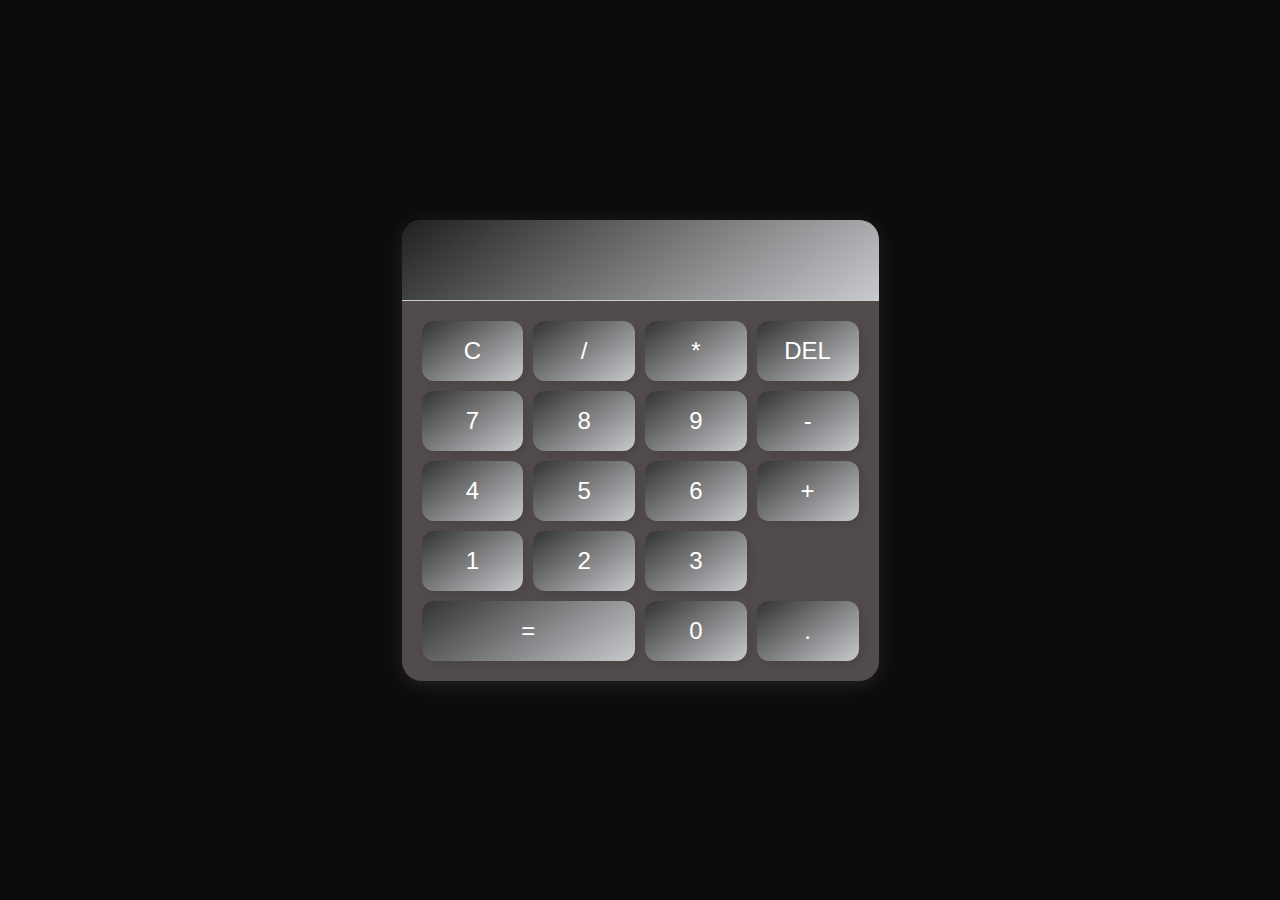
<file: task 3/index.html>
<!DOCTYPE html>
<html lang="en">
<head>
    <meta charset="UTF-8">
    <meta name="viewport" content="width=device-width, initial-scale=1.0">
    <title>Modern Calculator</title>
    <link rel="stylesheet" href="style.css">
</head>
<body>
    <div class="calculator">
        <div class="display">
            <input type="text" id="display" disabled>
        </div>
        <div class="buttons">
            <button class="button clear" onclick="clearDisplay()">C</button>
            <button class="button" onclick="appendToDisplay('/')">/</button>
            <button class="button" onclick="appendToDisplay('*')">*</button>
            <button class="button" onclick="deleteLast()">DEL</button>

            <button class="button" onclick="appendToDisplay('7')">7</button>
            <button class="button" onclick="appendToDisplay('8')">8</button>
            <button class="button" onclick="appendToDisplay('9')">9</button>
            <button class="button" onclick="appendToDisplay('-')">-</button>

            <button class="button" onclick="appendToDisplay('4')">4</button>
            <button class="button" onclick="appendToDisplay('5')">5</button>
            <button class="button" onclick="appendToDisplay('6')">6</button>
            <button class="button" onclick="appendToDisplay('+')">+</button>

            <button class="button" onclick="appendToDisplay('1')">1</button>
            <button class="button" onclick="appendToDisplay('2')">2</button>
            <button class="button" onclick="appendToDisplay('3')">3</button>
            <button class="button equal" onclick="calculateResult()">=</button>

            <button class="button zero" onclick="appendToDisplay('0')">0</button>
            <button class="button" onclick="appendToDisplay('.')">.</button>
        </div>
    </div>
    <script src="script.js"></script>
</body>
</html>
</file>
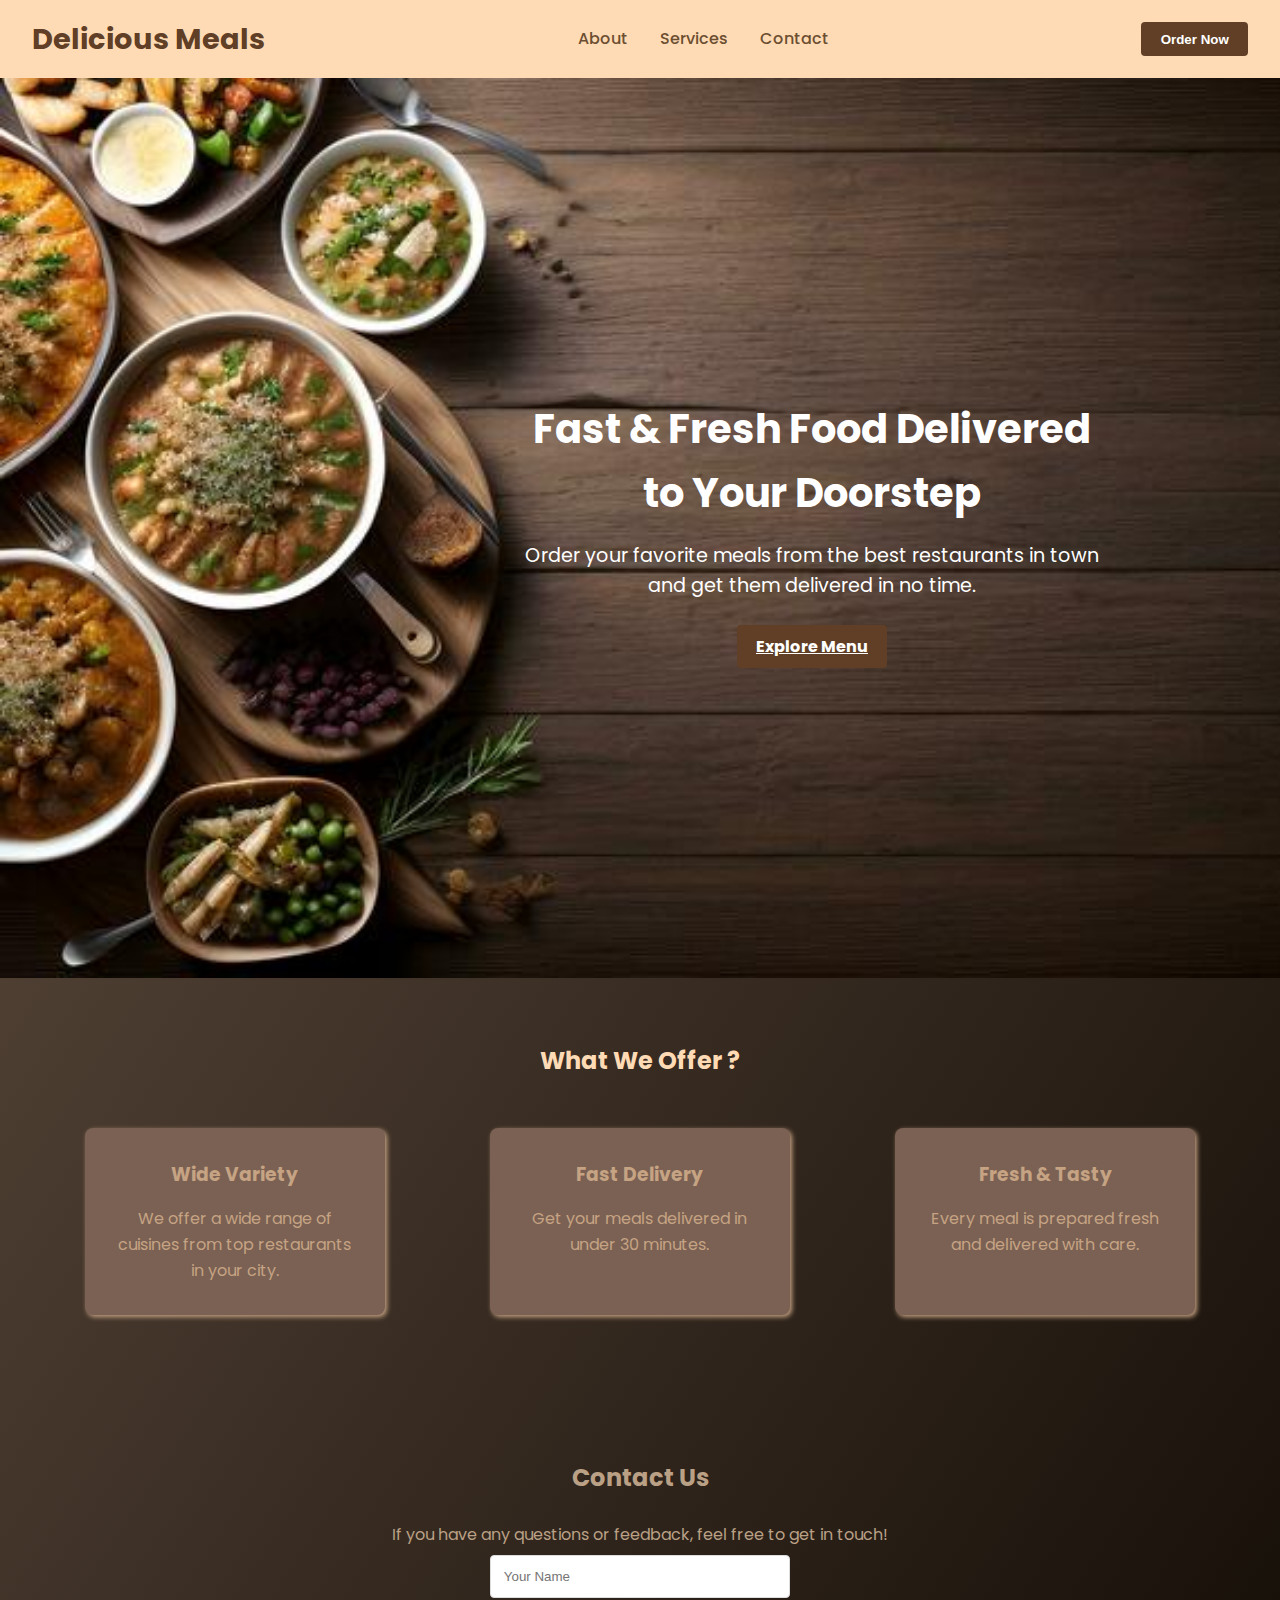
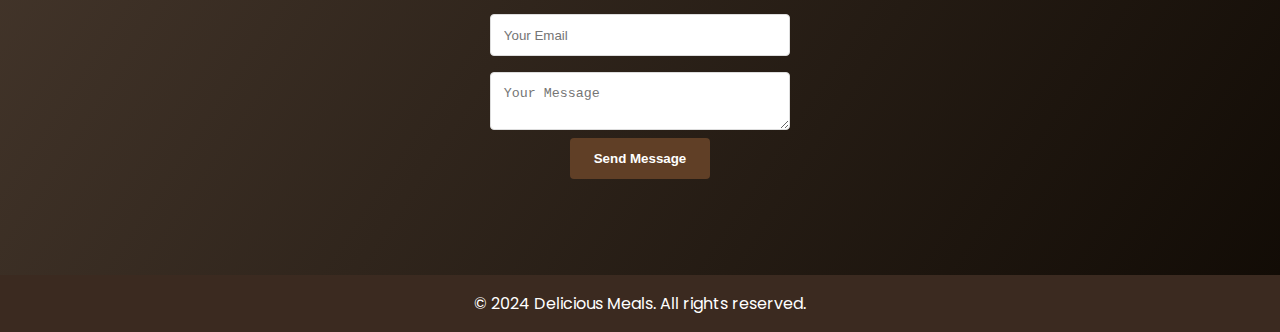
<file: Task 1/landingpage.html>
<!DOCTYPE html>
<html lang="en">
<head>
    <meta charset="UTF-8">
    <meta name="viewport" content="width=device-width, initial-scale=1.0">
    <meta http-equiv="X-UA-Compatible" content="IE=edge">
    <title>Delicious Meals - Food Delivery</title>
    <link rel="stylesheet" href="landingpage.css">
    <link href="https://fonts.googleapis.com/css2?family=Poppins:wght@300;500;700&display=swap" rel="stylesheet">
</head>
<body>
    <!-- Navbar -->
    <header>
        <nav>
            <div class="logo">
                <h1>Delicious Meals</h1>
            </div>
            <ul class="nav-links">
                <li><a href="#about">About</a></li>
                <li><a href="#services">Services</a></li>
                <li><a href="#contact">Contact</a></li>
            </ul>
            <button class="cta-btn">Order Now</button>
        </nav>
    </header>

    <!-- Hero Section -->
    <section id="hero">
        <div class="hero-text" id="hero_head">
            <h2>Fast & Fresh Food Delivered to Your Doorstep</h2>
            <p>Order your favorite meals from the best restaurants in town and get them delivered in no time.</p>
            <a href="#services" class="cta-btn">Explore Menu</a>
        </div>
    </section>

    <!-- Services Section -->
    <section id="services">
        <h2>What We Offer ?</h2>
        <div class="service-cards">
            <div class="card">
                <h3>Wide Variety</h3>
                <p>We offer a wide range of cuisines from top restaurants in your city.</p>
            </div>
            <div class="card">
                <h3>Fast Delivery</h3>
                <p>Get your meals delivered in under 30 minutes.</p>
            </div>
            <div class="card">
                <h3>Fresh & Tasty</h3>
                <p>Every meal is prepared fresh and delivered with care.</p>
            </div>
        </div>
    </section>

    <!-- Contact Section -->
    <section id="contact">
        <h2>Contact Us</h2>
        <p>If you have any questions or feedback, feel free to get in touch!</p>
        <form>
            <input type="text" placeholder="Your Name" required>
            <input type="email" placeholder="Your Email" required>
            <textarea placeholder="Your Message" required></textarea>
            <button type="submit">Send Message</button>
        </form>
    </section>

    <!-- Footer -->
    <footer>
        <p>&copy; 2024 Delicious Meals. All rights reserved.</p>
    </footer>
</body>
</html>
</file>
<file: task 3/style.css>
/* styles.css */

* {
    margin: 0;
    padding: 0;
    box-sizing: border-box;
}

body {
    display: flex;
    justify-content: center;
    align-items: center;
    height: 100vh;
    background-color: #0c0c0d;
    font-family: 'Arial', sans-serif;
}

.calculator {
    border-radius: 20px;
    overflow: hidden;
    box-shadow: 0 4px 20px rgba(247, 240, 240, 0.1);
    background: #514b4b;
}

.display {
    background: linear-gradient(145deg, #202021, #c9cacd);
    padding: 15px;
    border-bottom: 1px solid #ccc;
}

#display {
    width: 100%;
    height: 50px;
    font-size: 32px;
    font-weight: bold;
    text-align: right;
    border: none;
    background: none;
    color: #0c0b0b;
    padding-right: 10px;
}

#display:disabled {
    cursor: default;
}

.buttons {
    display: grid;
    grid-template-columns: repeat(4, 1fr);
    gap: 10px;
    padding: 20px;
}

.button {
    background: linear-gradient(145deg, #333335, #c9cacd);
    border: none;
    border-radius: 12px;
    box-shadow: 3px 3px 8px rgba(0, 0, 0, 0.1);
    font-size: 24px;
    cursor: pointer;
    transition: background 0.3s ease, box-shadow 0.3s ease;
    height: 60px;
    color:white;
}

.button:hover {
    background: #080808;
    box-shadow: 2px 2px 6px rgba(0, 0, 0, 0.1);
}

.button:active {
    box-shadow: inset 3px 3px 8px rgba(0, 0, 0, 0.1);
}

.clear {
    background-color: #ff6b6b ;
    color: white;
}

.equal {
    background-color: #4caf50;
    color: white;
    grid-column: span 2;
}

.zero
</file>
<file: Task 1/landingpage.css>
/* General Styles */
* {
    margin: 0;
    padding: 0;
    box-sizing: border-box;
}

body {
    font-family: 'Poppins', sans-serif;
    line-height: 1.6;
    color: #333;
    background-image: linear-gradient(to top left,#110b05,#635042);
}

/* Navbar */
header {
    background: #FFDBB5;
    padding: 1rem 2rem;
}

nav {
    display: flex;
    justify-content: space-between;
    align-items: center;
    
}

.logo h1 {
    color: #603F26;
    font-size: 1.8rem;
}

.nav-links {
    list-style: none;
    display: flex;
}

.nav-links li {
    margin: 0 1rem;
}

.nav-links a {
    color: #6C4E31;
    text-decoration: none;
    font-weight: 500;
}

.cta-btn {
    background: #603F26;
    color: white;
    padding: 0.6rem 1.2rem;
    border: none;
    cursor: pointer;
    border-radius: 4px;
    font-weight: bold;
}

.cta-btn:hover {
    background-color: white;
    color:#6C4E31;
    transition-timing-function: ease 0.8s;
}

/* Hero Section */
#hero {
    background: url("thanks-giving-flat-lay-in-wooden-board-table-with-copy-space-ai-generated-free-photo.jpg");
    background-size:cover;
    height: 100vh;
    display: flex;
    justify-content: right;
    align-items: center;
    text-align: center;
    position:relative;
}

#hero_head{
    margin-left:40%;
}

.hero-text {
    color: white;
    max-width: 600px;
    margin: 0 auto;
}

#hero h2 {
    font-size: 2.5rem;
    margin-bottom: 1rem;
}

#hero p {
    font-size: 1.2rem;
    margin-bottom: 2rem;
}

/* Services Section */
#services {
    padding: 4rem 2rem;
    /* background: #B7B7B7; */
    text-align: center;
}

#services h2 {
    margin-bottom: 2rem;
}

.service-cards {
    display: flex;
    justify-content: space-around;
    flex-wrap: wrap;
}

.card {
    background: #7a6153;
    padding: 2rem;
    margin: 1rem;
    border-radius: 8px;
    box-shadow: 2px 2px 5px #c6a383;
    width: 300px;
    color:#c6a383;
    /* border:inset #c6a383; */
}

.card:hover{
    box-shadow: 5px 5px 13px #c6a383;
    transition-duration:4s;
    transition-behavior: smooth;
    transition-timing-function: ease;
    transition: linear;
}


.card h3 {
    margin-bottom: 1rem;
}

/* Contact Section */
#contact {
    padding: 4rem 2rem;
    text-align: center;
    /*background-color: #B7B7B7;*/
    color:#baa085;
}

#contact h2 {
    margin-bottom: 1.5rem;
}

form {
    display: flex;
    flex-direction: column;
    align-items: center;
}

form input, form textarea {
    width: 300px;
    padding: 0.8rem;
    margin: 0.5rem 0;
    border-radius: 4px;
    border: 1px solid #ddd;
}

form button {
    background-color: #603F26;
    color: white;
    padding: 0.8rem 1.5rem;
    border: none;
    border-radius: 4px;
    cursor: pointer;
    font-weight: bold;
}

form button:hover {
    background-color: #b6916e;
    transition-timing-function: ease 0.8s;
}

/* Footer */
footer {
    background: #3b2a20;
    color: white;
    text-align: center;
    padding: 1rem 0;
    margin-top: 2rem;
}

#services h2{
    color:#FFDBB5;
}

html{
    scroll-behavior: smooth;
}
</file>
